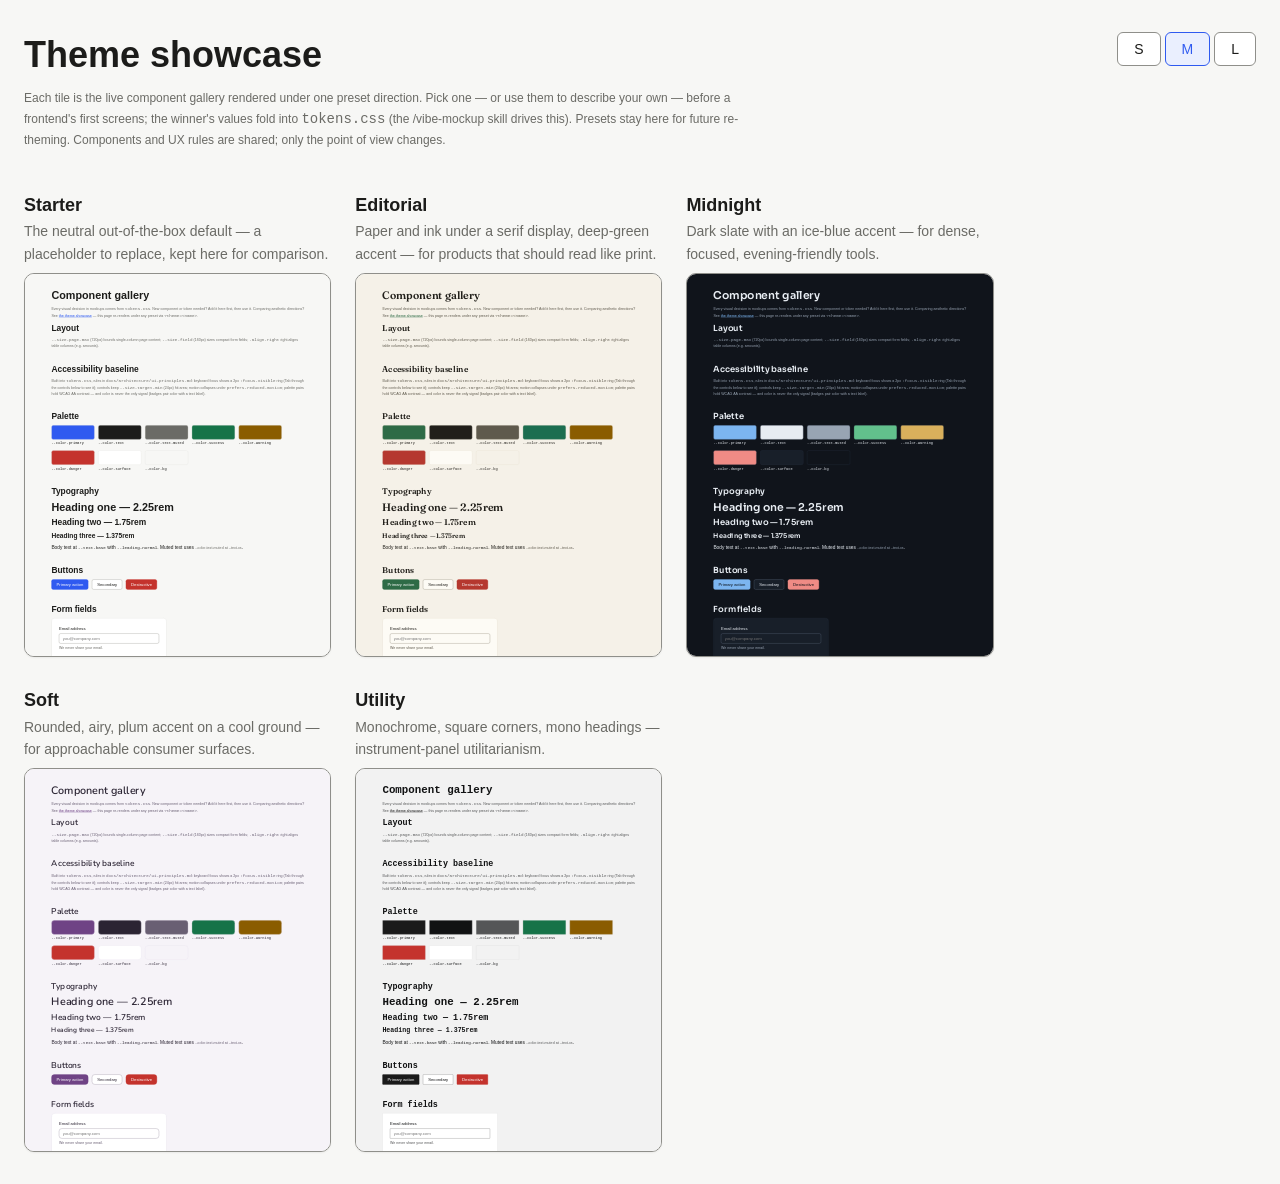
<file: template/design-system/themes/index.html>
<!DOCTYPE html>
<html lang="en">
<head>
  <meta charset="utf-8">
  <meta name="viewport" content="width=device-width, initial-scale=1">
  <title>Theme showcase — pick a direction</title>
  <link rel="stylesheet" href="../tokens.css">
  <link rel="stylesheet" href="../board.css">
  <style>
    /* Gallery pages are tall — show more of each than a mockup board would. */
    :root { --board-screen-h: 1280px; --board-scale: 0.3; }
  </style>
</head>
<body>
  <main class="board">
    <header class="board-header">
      <div>
        <h1>Theme showcase</h1>
        <p class="help" style="max-width: var(--size-page-max)">
          Each tile is the live component gallery rendered under one preset
          direction. Pick one — or use them to describe your own — before a
          frontend's first screens; the winner's values fold into
          <code>tokens.css</code> (the /vibe-mockup skill drives this). Presets
          stay here for future re-theming. Components and UX rules are shared;
          only the point of view changes.
        </p>
      </div>
      <div class="board-zoom" role="group" aria-label="Tile zoom">
        <button class="btn" data-scale="0.22">S</button>
        <button class="btn" data-scale="0.3" aria-pressed="true">M</button>
        <button class="btn" data-scale="0.45">L</button>
      </div>
    </header>

    <div class="board-grid">
      <figure class="board-tile">
        <h2 class="board-tile-name"><a href="../components.html">Starter</a></h2>
        <p class="board-tile-note">The neutral out-of-the-box default — a placeholder to replace, kept here for comparison.</p>
        <div class="board-tile-frame"><iframe src="../components.html" title="Starter theme" loading="lazy"></iframe></div>
      </figure>

      <figure class="board-tile">
        <h2 class="board-tile-name"><a href="../components.html?theme=editorial">Editorial</a></h2>
        <p class="board-tile-note">Paper and ink under a serif display, deep-green accent — for products that should read like print.</p>
        <div class="board-tile-frame"><iframe src="../components.html?theme=editorial" title="Editorial theme" loading="lazy"></iframe></div>
      </figure>

      <figure class="board-tile">
        <h2 class="board-tile-name"><a href="../components.html?theme=midnight">Midnight</a></h2>
        <p class="board-tile-note">Dark slate with an ice-blue accent — for dense, focused, evening-friendly tools.</p>
        <div class="board-tile-frame"><iframe src="../components.html?theme=midnight" title="Midnight theme" loading="lazy"></iframe></div>
      </figure>

      <figure class="board-tile">
        <h2 class="board-tile-name"><a href="../components.html?theme=soft">Soft</a></h2>
        <p class="board-tile-note">Rounded, airy, plum accent on a cool ground — for approachable consumer surfaces.</p>
        <div class="board-tile-frame"><iframe src="../components.html?theme=soft" title="Soft theme" loading="lazy"></iframe></div>
      </figure>

      <figure class="board-tile">
        <h2 class="board-tile-name"><a href="../components.html?theme=utility">Utility</a></h2>
        <p class="board-tile-note">Monochrome, square corners, mono headings — instrument-panel utilitarianism.</p>
        <div class="board-tile-frame"><iframe src="../components.html?theme=utility" title="Utility theme" loading="lazy"></iframe></div>
      </figure>
    </div>
  </main>

  <script>
    // Board chrome: S/M/L zoom, same pattern as mockup boards.
    document.querySelectorAll(".board-zoom .btn").forEach((btn) => {
      btn.addEventListener("click", () => {
        document.documentElement.style.setProperty("--board-scale", btn.dataset.scale);
        document.querySelectorAll(".board-zoom .btn")
          .forEach((b) => b.setAttribute("aria-pressed", String(b === btn)));
      });
    });
  </script>
</body>
</html>
</file>
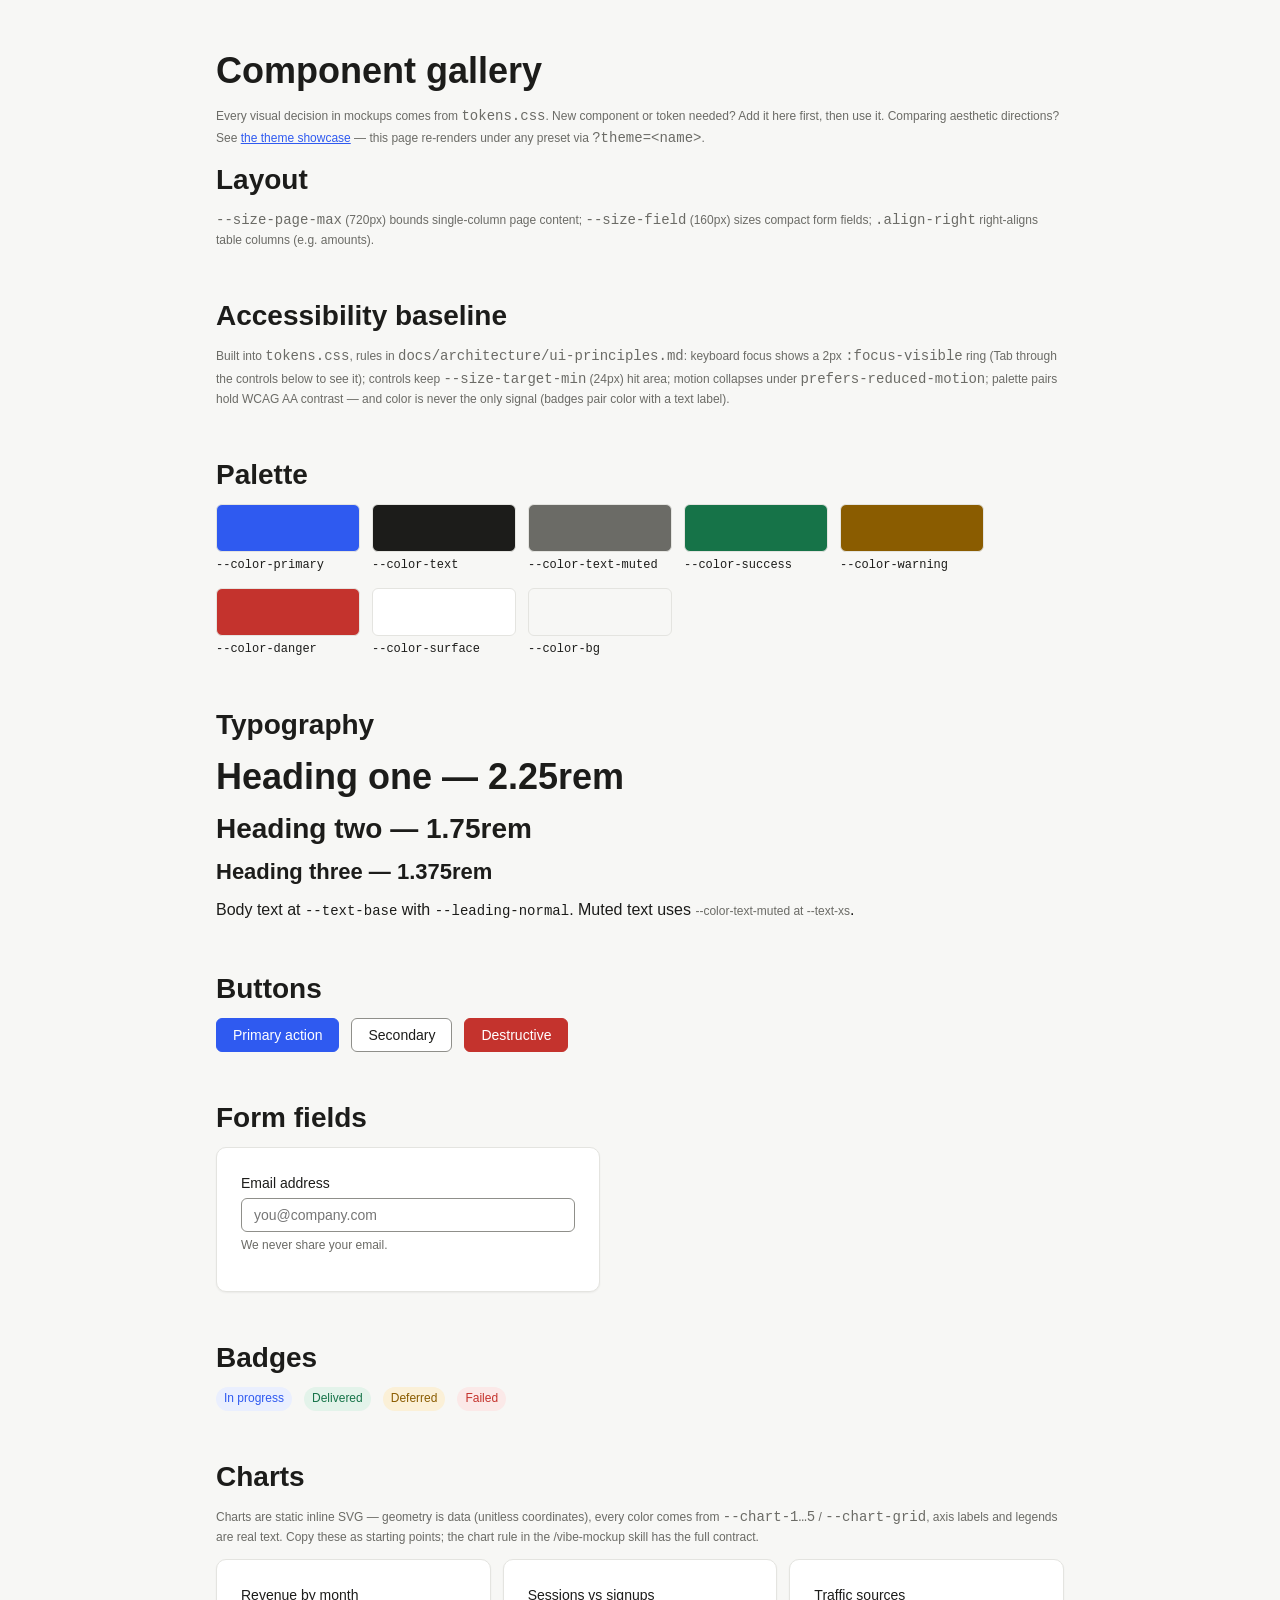
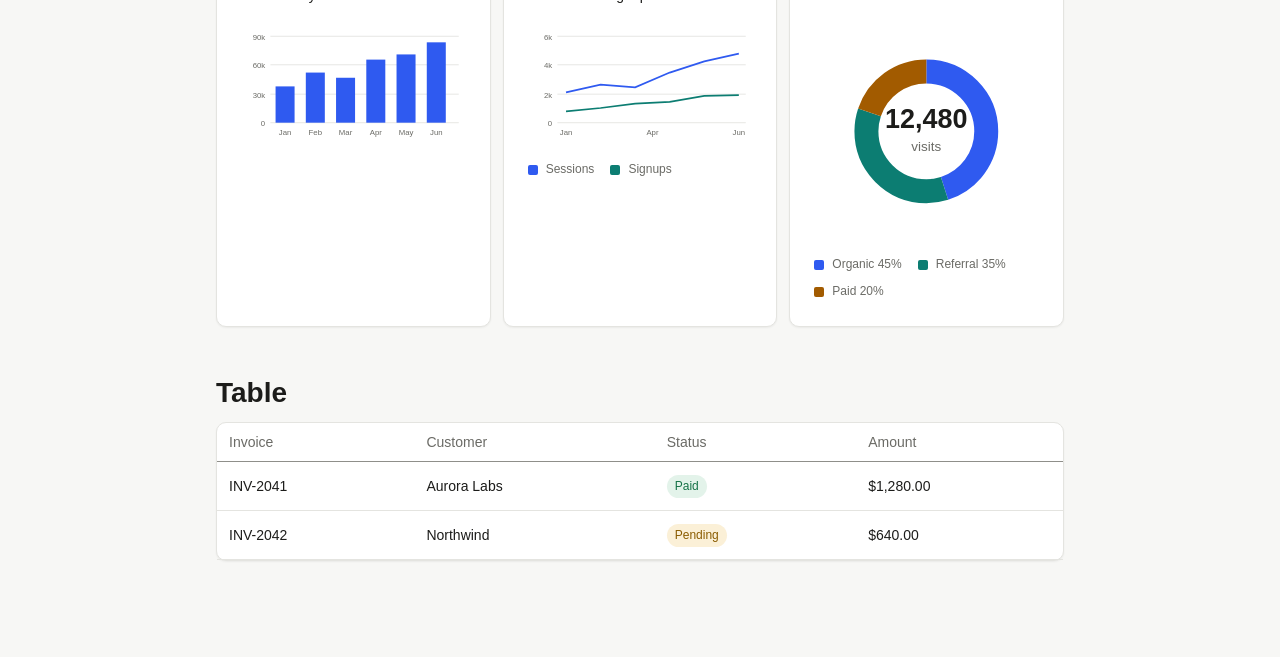
<file: template/design-system/components.html>
<!DOCTYPE html>
<html lang="en">
<head>
  <meta charset="utf-8">
  <meta name="viewport" content="width=device-width, initial-scale=1">
  <title>Design system — component gallery</title>
  <link rel="stylesheet" href="tokens.css">
  <script>
    // Theme preview: components.html?theme=<name> overlays themes/<name>.tokens.css
    // (synchronous insert so the override loads before first paint).
    const theme = new URLSearchParams(location.search).get("theme");
    if (/^[\w-]+$/.test(theme ?? "")) {
      document.head.insertAdjacentHTML("beforeend",
        `<link rel="stylesheet" href="themes/${theme}.tokens.css">`);
    }
  </script>
  <style>
    /* Gallery chrome only — never reuse these classes in mockups. */
    .gallery { max-width: 56rem; margin: 0 auto; padding: var(--space-7) var(--space-5); }
    .gallery section { margin-bottom: var(--space-7); }
    .row { display: flex; flex-wrap: wrap; gap: var(--space-3); align-items: center; }
    .swatch { width: 9rem; }
    .swatch div { height: 3rem; border-radius: var(--radius-sm); border: 1px solid var(--color-border); }
    .swatch code { display: block; margin-top: var(--space-1); font-size: var(--text-xs); }
  </style>
</head>
<body>
  <main class="gallery">
    <h1>Component gallery</h1>
    <p class="help">Every visual decision in mockups comes from <code>tokens.css</code>.
      New component or token needed? Add it here first, then use it.
      Comparing aesthetic directions? See <a href="themes/index.html">the theme
      showcase</a> — this page re-renders under any preset via
      <code>?theme=&lt;name&gt;</code>.</p>

    <section>
      <h2>Layout</h2>
      <p class="help"><code>--size-page-max</code> (720px) bounds single-column page
        content; <code>--size-field</code> (160px) sizes compact form fields;
        <code>.align-right</code> right-aligns table columns (e.g. amounts).</p>
    </section>

    <section>
      <h2>Accessibility baseline</h2>
      <p class="help">Built into <code>tokens.css</code>, rules in
        <code>docs/architecture/ui-principles.md</code>: keyboard focus shows a
        2px <code>:focus-visible</code> ring (Tab through the controls below to
        see it); controls keep <code>--size-target-min</code> (24px) hit area;
        motion collapses under <code>prefers-reduced-motion</code>; palette
        pairs hold WCAG AA contrast — and color is never the only signal
        (badges pair color with a text label).</p>
    </section>

    <section>
      <h2>Palette</h2>
      <div class="row">
        <div class="swatch"><div style="background: var(--color-primary)"></div><code>--color-primary</code></div>
        <div class="swatch"><div style="background: var(--color-text)"></div><code>--color-text</code></div>
        <div class="swatch"><div style="background: var(--color-text-muted)"></div><code>--color-text-muted</code></div>
        <div class="swatch"><div style="background: var(--color-success)"></div><code>--color-success</code></div>
        <div class="swatch"><div style="background: var(--color-warning)"></div><code>--color-warning</code></div>
        <div class="swatch"><div style="background: var(--color-danger)"></div><code>--color-danger</code></div>
        <div class="swatch"><div style="background: var(--color-surface)"></div><code>--color-surface</code></div>
        <div class="swatch"><div style="background: var(--color-bg)"></div><code>--color-bg</code></div>
      </div>
    </section>

    <section>
      <h2>Typography</h2>
      <h1>Heading one — 2.25rem</h1>
      <h2>Heading two — 1.75rem</h2>
      <h3>Heading three — 1.375rem</h3>
      <p>Body text at <code>--text-base</code> with <code>--leading-normal</code>.
        Muted text uses <span class="help">--color-text-muted at --text-xs</span>.</p>
    </section>

    <section>
      <h2>Buttons</h2>
      <div class="row">
        <button class="btn btn-primary">Primary action</button>
        <button class="btn">Secondary</button>
        <button class="btn btn-danger">Destructive</button>
      </div>
    </section>

    <section>
      <h2>Form fields</h2>
      <div class="card" style="max-width: 24rem">
        <label class="label" for="email">Email address</label>
        <input class="input" id="email" type="email" placeholder="you@company.com">
        <p class="help" style="margin-top: var(--space-1)">We never share your email.</p>
      </div>
    </section>

    <section>
      <h2>Badges</h2>
      <div class="row">
        <span class="badge">In progress</span>
        <span class="badge badge-success">Delivered</span>
        <span class="badge badge-warning">Deferred</span>
        <span class="badge badge-danger">Failed</span>
      </div>
    </section>

    <section>
      <h2>Charts</h2>
      <p class="help">Charts are static inline SVG — geometry is data (unitless
        coordinates), every color comes from <code>--chart-1…5</code> /
        <code>--chart-grid</code>, axis labels and legends are real text. Copy
        these as starting points; the chart rule in the /vibe-mockup skill has
        the full contract.</p>
      <div class="row" style="align-items: stretch">

        <figure class="chart card" style="flex: 1; min-width: var(--size-field); margin: 0">
          <figcaption class="chart-title">Revenue by month</figcaption>
          <svg viewBox="0 0 260 150" role="img" aria-label="Bar chart: monthly revenue, January 38 to June 84 thousand dollars, rising overall">
            <line class="chart-grid-line" x1="34" y1="20" x2="252" y2="20"/>
            <line class="chart-grid-line" x1="34" y1="53" x2="252" y2="53"/>
            <line class="chart-grid-line" x1="34" y1="87" x2="252" y2="87"/>
            <line class="chart-grid-line" x1="34" y1="120" x2="252" y2="120"/>
            <text class="chart-axis" x="28" y="124" font-size="9" text-anchor="end">0</text>
            <text class="chart-axis" x="28" y="91" font-size="9" text-anchor="end">30k</text>
            <text class="chart-axis" x="28" y="57" font-size="9" text-anchor="end">60k</text>
            <text class="chart-axis" x="28" y="24" font-size="9" text-anchor="end">90k</text>
            <rect fill="var(--chart-1)" x="40"  y="78" width="22" height="42"/>
            <rect fill="var(--chart-1)" x="75"  y="62" width="22" height="58"/>
            <rect fill="var(--chart-1)" x="110" y="68" width="22" height="52"/>
            <rect fill="var(--chart-1)" x="145" y="47" width="22" height="73"/>
            <rect fill="var(--chart-1)" x="180" y="41" width="22" height="79"/>
            <rect fill="var(--chart-1)" x="215" y="27" width="22" height="93"/>
            <text class="chart-axis" x="51"  y="134" font-size="9" text-anchor="middle">Jan</text>
            <text class="chart-axis" x="86"  y="134" font-size="9" text-anchor="middle">Feb</text>
            <text class="chart-axis" x="121" y="134" font-size="9" text-anchor="middle">Mar</text>
            <text class="chart-axis" x="156" y="134" font-size="9" text-anchor="middle">Apr</text>
            <text class="chart-axis" x="191" y="134" font-size="9" text-anchor="middle">May</text>
            <text class="chart-axis" x="226" y="134" font-size="9" text-anchor="middle">Jun</text>
          </svg>
        </figure>

        <figure class="chart card" style="flex: 1; min-width: var(--size-field); margin: 0">
          <figcaption class="chart-title">Sessions vs signups</figcaption>
          <svg viewBox="0 0 260 150" role="img" aria-label="Line chart: sessions grow from 21 to 48 hundred, signups from 8 to 19 hundred, January to June">
            <line class="chart-grid-line" x1="34" y1="20" x2="252" y2="20"/>
            <line class="chart-grid-line" x1="34" y1="53" x2="252" y2="53"/>
            <line class="chart-grid-line" x1="34" y1="87" x2="252" y2="87"/>
            <line class="chart-grid-line" x1="34" y1="120" x2="252" y2="120"/>
            <text class="chart-axis" x="28" y="124" font-size="9" text-anchor="end">0</text>
            <text class="chart-axis" x="28" y="91" font-size="9" text-anchor="end">2k</text>
            <text class="chart-axis" x="28" y="57" font-size="9" text-anchor="end">4k</text>
            <text class="chart-axis" x="28" y="24" font-size="9" text-anchor="end">6k</text>
            <polyline fill="none" stroke="var(--chart-1)" stroke-width="2"
              points="44,85 84,76 124,79 164,62 204,49 244,40"/>
            <polyline fill="none" stroke="var(--chart-2)" stroke-width="2"
              points="44,107 84,103 124,98 164,96 204,89 244,88"/>
            <text class="chart-axis" x="44"  y="134" font-size="9" text-anchor="middle">Jan</text>
            <text class="chart-axis" x="144" y="134" font-size="9" text-anchor="middle">Apr</text>
            <text class="chart-axis" x="244" y="134" font-size="9" text-anchor="middle">Jun</text>
          </svg>
          <ul class="chart-legend">
            <li><span class="chart-swatch" style="background: var(--chart-1)"></span>Sessions</li>
            <li><span class="chart-swatch" style="background: var(--chart-2)"></span>Signups</li>
          </ul>
        </figure>

        <figure class="chart card" style="flex: 1; min-width: var(--size-field); margin: 0">
          <figcaption class="chart-title">Traffic sources</figcaption>
          <svg viewBox="0 0 150 150" role="img" aria-label="Donut chart: 12,480 visits — organic 45 percent, referral 35 percent, paid 20 percent">
            <g transform="rotate(-90 75 75)">
              <circle fill="none" stroke="var(--chart-1)" stroke-width="16" r="40" cx="75" cy="75"
                stroke-dasharray="113.1 251.3"/>
              <circle fill="none" stroke="var(--chart-2)" stroke-width="16" r="40" cx="75" cy="75"
                stroke-dasharray="88 251.3" stroke-dashoffset="-113.1"/>
              <circle fill="none" stroke="var(--chart-3)" stroke-width="16" r="40" cx="75" cy="75"
                stroke-dasharray="50.2 251.3" stroke-dashoffset="-201.1"/>
            </g>
            <text class="chart-value" x="75" y="73" font-size="18" text-anchor="middle">12,480</text>
            <text class="chart-axis" x="75" y="88" font-size="9" text-anchor="middle">visits</text>
          </svg>
          <ul class="chart-legend">
            <li><span class="chart-swatch" style="background: var(--chart-1)"></span>Organic 45%</li>
            <li><span class="chart-swatch" style="background: var(--chart-2)"></span>Referral 35%</li>
            <li><span class="chart-swatch" style="background: var(--chart-3)"></span>Paid 20%</li>
          </ul>
        </figure>
      </div>
    </section>

    <section>
      <h2>Table</h2>
      <div class="card" style="padding: 0">
        <table class="table">
          <thead><tr><th>Invoice</th><th>Customer</th><th>Status</th><th>Amount</th></tr></thead>
          <tbody>
            <tr><td>INV-2041</td><td>Aurora Labs</td><td><span class="badge badge-success">Paid</span></td><td>$1,280.00</td></tr>
            <tr><td>INV-2042</td><td>Northwind</td><td><span class="badge badge-warning">Pending</span></td><td>$640.00</td></tr>
          </tbody>
        </table>
      </div>
    </section>
  </main>
</body>
</html>
</file>
<file: template/design-system/tokens.css>
/* design-system/tokens.css — the single source of visual truth.
   Every mockup and frontend imports this file. Mockups never hardcode a color,
   size, or font: if a value isn't a token here, add the token first (and show
   it in components.html), then use it.

   STARTER LOOK: the values below are a deliberately neutral default so the
   system works out of the box — a placeholder, not a design. Before a
   frontend's first real screens, commit to an aesthetic direction (browse
   themes/index.html, or describe your own) and fold it in here — the
   /vibe-mockup skill drives this. Delete this notice once a direction is
   chosen. */

:root {
  /* ---- palette ----
     Pairs must hold WCAG 2.2 AA: text on its background ≥ 4.5:1 (3:1 large),
     control borders/icons vs adjacent colors ≥ 3:1. Check before adding a pair.
     Roles: --color-primary marks the one primary action per view, plus links;
     *-soft fills are for badges and selected states, never large surfaces;
     status colors (success/warning/danger) mark state, never decoration. */
  --color-bg: #f7f7f5;
  --color-surface: #ffffff;
  --color-border: #e4e4e0;          /* decorative dividers only — never a control's sole boundary */
  --color-border-strong: #8f8f8a;   /* control boundaries: 3.25:1 vs surface, 3.03:1 vs bg */
  --color-text: #1c1c1a;
  --color-text-muted: #6b6b66;
  --color-primary: #2f5af0;
  --color-primary-hover: #2348cc;
  --color-on-primary: #ffffff;
  --color-primary-soft: #eaeffe;
  --color-success: #167348;         /* 5.10:1 on success-soft */
  --color-success-soft: #e3f3ea;
  --color-warning: #8a5c00;         /* 5.14:1 on warning-soft */
  --color-warning-soft: #fbf0d7;
  --color-danger: #c4332d;
  --color-danger-soft: #fbe9e8;

  /* ---- chart series ----
     Categorical palette for static SVG charts (named to the shadcn --chart-N
     convention, so shadcn/tweakcn themes slot straight in). Series are
     assigned in order; every value holds ≥ 3:1 vs bg and surface (WCAG 1.4.11,
     thin marks like lines). Adjacent slots differ by hue, so a legend or
     direct label always names the series — color is never the only signal.
     Never use status colors (success/warning/danger) as series fills. */
  --chart-1: #2f5af0;   /* 5.10:1 vs bg */
  --chart-2: #0c7d72;   /* 4.67:1 vs bg */
  --chart-3: #a25b00;   /* 4.85:1 vs bg */
  --chart-4: #7a4bd6;   /* 5.15:1 vs bg */
  --chart-5: #bb3f6e;   /* 4.84:1 vs bg */
  --chart-grid: var(--color-border);   /* gridlines are decoration, not data */

  /* ---- typography ----
     Roles: --font-display is headings only — themes pair it against
     --font-sans; never introduce a third family. --text-3xl/-2xl are page/
     section titles (one --text-3xl per page); --text-base is body;
     --text-sm is controls, tables, dense data; --text-xs is help/meta only. */
  --font-sans: -apple-system, BlinkMacSystemFont, "Segoe UI", "Inter", Roboto, sans-serif;
  --font-display: var(--font-sans);
  --font-mono: ui-monospace, "SF Mono", "Cascadia Code", Menlo, monospace;
  --text-xs: 0.75rem;
  --text-sm: 0.875rem;
  --text-base: 1rem;
  --text-lg: 1.125rem;
  --text-xl: 1.375rem;
  --text-2xl: 1.75rem;
  --text-3xl: 2.25rem;
  --leading-tight: 1.25;
  --leading-normal: 1.6;
  --weight-normal: 400;
  --weight-medium: 500;
  --weight-semibold: 600;

  /* ---- spacing (4px scale) ----
     Rhythm: the gap between groups is at least one step larger than the gap
     within them (ui-principles: proximity is meaning). */
  --space-1: 0.25rem;
  --space-2: 0.5rem;
  --space-3: 0.75rem;
  --space-4: 1rem;
  --space-5: 1.5rem;
  --space-6: 2rem;
  --space-7: 3rem;
  --space-8: 4rem;

  /* ---- layout ---- */
  --size-page-max: 720px;   /* single-column page content width */
  --size-field: 160px;      /* compact form field (amount, category, date) */
  --size-target-min: 24px;  /* WCAG 2.2 pointer-target floor; prefer 40px+ for primary controls */

  /* ---- shape & elevation ----
     Roles: --radius-sm controls; --radius-md cards/containers; --radius-lg
     modals and hero surfaces; the 999px pill is reserved for badges. */
  --radius-sm: 6px;
  --radius-md: 10px;
  --radius-lg: 16px;
  --shadow-sm: 0 1px 2px rgba(28, 28, 26, 0.06);
  --shadow-md: 0 4px 16px rgba(28, 28, 26, 0.1);
}

/* ---- base ---- */
* { box-sizing: border-box; }

/* Keyboard focus is always visible (WCAG 2.2 SC 2.4.7); see ui-principles.md. */
:focus-visible {
  outline: 2px solid var(--color-primary);
  outline-offset: 2px;
}

/* Non-essential motion collapses to instant when the user asks for it. */
@media (prefers-reduced-motion: reduce) {
  *, *::before, *::after {
    animation-duration: 0.01ms !important;
    animation-iteration-count: 1 !important;
    transition-duration: 0.01ms !important;
    scroll-behavior: auto !important;
  }
}
body {
  margin: 0;
  font-family: var(--font-sans);
  font-size: var(--text-base);
  line-height: var(--leading-normal);
  color: var(--color-text);
  background: var(--color-bg);
}
h1, h2, h3 { font-family: var(--font-display); line-height: var(--leading-tight); font-weight: var(--weight-semibold); margin: 0 0 var(--space-3); }
h1 { font-size: var(--text-3xl); }
h2 { font-size: var(--text-2xl); }
h3 { font-size: var(--text-xl); }
p { margin: 0 0 var(--space-3); }
a { color: var(--color-primary); }
code { font-family: var(--font-mono); font-size: var(--text-sm); }

/* ---- components ---- */
.btn {
  display: inline-flex; align-items: center; gap: var(--space-2);
  min-height: var(--size-target-min);
  padding: var(--space-2) var(--space-4);
  font: var(--weight-medium) var(--text-sm) var(--font-sans);
  border: 1px solid var(--color-border-strong); border-radius: var(--radius-sm);
  background: var(--color-surface); color: var(--color-text);
  cursor: pointer; text-decoration: none;
}
.btn:hover { border-color: var(--color-text-muted); }
.btn-primary { background: var(--color-primary); border-color: var(--color-primary); color: var(--color-on-primary); }
.btn-primary:hover { background: var(--color-primary-hover); border-color: var(--color-primary-hover); }
.btn-danger { background: var(--color-danger); border-color: var(--color-danger); color: var(--color-on-primary); }

.input, .select, .textarea {
  width: 100%; padding: var(--space-2) var(--space-3);
  font: var(--weight-normal) var(--text-sm) var(--font-sans);
  border: 1px solid var(--color-border-strong); border-radius: var(--radius-sm);
  background: var(--color-surface); color: var(--color-text);
}
.input:focus, .select:focus, .textarea:focus {
  outline: 2px solid var(--color-primary-soft); border-color: var(--color-primary);
}
.label { display: block; font-size: var(--text-sm); font-weight: var(--weight-medium); margin-bottom: var(--space-1); }
.help { font-size: var(--text-xs); color: var(--color-text-muted); }

.card {
  background: var(--color-surface); border: 1px solid var(--color-border);
  border-radius: var(--radius-md); padding: var(--space-5); box-shadow: var(--shadow-sm);
}

.badge {
  display: inline-block; padding: 2px var(--space-2);
  font-size: var(--text-xs); font-weight: var(--weight-medium);
  border-radius: 999px; background: var(--color-primary-soft); color: var(--color-primary);
}
.badge-success { background: var(--color-success-soft); color: var(--color-success); }
.badge-warning { background: var(--color-warning-soft); color: var(--color-warning); }
.badge-danger { background: var(--color-danger-soft); color: var(--color-danger); }

.align-right { text-align: right; }

/* Charts are static inline SVG (see the /vibe-mockup chart rule). Text drawn
   inside the SVG sizes in user units (unitless font-size attribute) so it
   scales with the geometry; these classes supply family and color only.
   The HTML legend uses normal type tokens. */
.chart svg { display: block; width: 100%; height: auto; }
.chart-title { font-size: var(--text-sm); font-weight: var(--weight-medium); margin-bottom: var(--space-3); }
.chart-axis { font-family: var(--font-sans); fill: var(--color-text-muted); }
.chart-value { font-family: var(--font-sans); fill: var(--color-text); font-weight: var(--weight-semibold); }
.chart-grid-line { stroke: var(--chart-grid); }
.chart-legend {
  display: flex; flex-wrap: wrap; gap: var(--space-2) var(--space-4);
  margin: var(--space-3) 0 0; padding: 0; list-style: none;
  font-size: var(--text-xs); color: var(--color-text-muted);
}
.chart-legend li { display: inline-flex; align-items: center; gap: var(--space-2); }
.chart-swatch { width: 10px; height: 10px; border-radius: 2px; flex: none; }

.table { width: 100%; border-collapse: collapse; font-size: var(--text-sm); }
.table th {
  text-align: left; font-weight: var(--weight-medium); color: var(--color-text-muted);
  padding: var(--space-2) var(--space-3); border-bottom: 1px solid var(--color-border-strong);
}
.table td { padding: var(--space-3); border-bottom: 1px solid var(--color-border); }
</file>
<file: template/design-system/board.css>
/* design-system/board.css — shared chrome for mockup screen boards.
   Each mockups/<frontend>/index.html is a board: every screen rendered live in a
   scaled iframe tile, click-through to the full screen. Board geometry is defined
   here once so every frontend's board looks the same; screen mockups themselves
   never import this file. All visual values come from tokens.css except the
   board-specific knobs below. */

:root {
  --board-scale: 0.35;      /* tile zoom — the S/M/L buttons override this */
  --board-screen-w: 1024px; /* viewport screens render at, before scaling */
  --board-screen-h: 768px;
}

.board { padding: var(--space-6) var(--space-5); }

.board-header {
  display: flex; align-items: flex-start; justify-content: space-between;
  gap: var(--space-5); margin-bottom: var(--space-6);
}

.board-zoom { display: flex; gap: var(--space-1); }
.board-zoom .btn[aria-pressed="true"] {
  border-color: var(--color-primary);
  background: var(--color-primary-soft);
  color: var(--color-primary);
}

.board-grid {
  display: flex; flex-wrap: wrap;
  gap: var(--space-6) var(--space-5); align-items: flex-start;
}

.board-tile { position: relative; margin: 0; }
.board-tile-name { font-size: var(--text-lg); margin: 0 0 var(--space-1); }
.board-tile-name a { text-decoration: none; color: var(--color-text); }
.board-tile-name a:hover { color: var(--color-primary); }
/* Stretched link: the whole tile is one click target and one tab stop. */
.board-tile-name a::after { content: ""; position: absolute; inset: 0; }
.board-tile-note {
  font-size: var(--text-sm); color: var(--color-text-muted);
  margin: 0 0 var(--space-2); max-width: calc(var(--board-screen-w) * var(--board-scale));
}

.board-tile-frame {
  width: calc(var(--board-screen-w) * var(--board-scale));
  height: calc(var(--board-screen-h) * var(--board-scale));
  overflow: hidden;
  background: var(--color-surface);
  border: 1px solid var(--color-border-strong);
  border-radius: var(--radius-md);
  box-shadow: var(--shadow-sm);
}
.board-tile:hover .board-tile-frame { box-shadow: var(--shadow-md); }
/* Tile-level focus ring (2px matches the global :focus-visible in tokens.css). */
.board-tile:has(.board-tile-name a:focus-visible) .board-tile-frame {
  outline: 2px solid var(--color-primary); outline-offset: 2px;
}

.board-tile-frame iframe {
  width: var(--board-screen-w); height: var(--board-screen-h);
  border: 0;
  transform: scale(var(--board-scale));
  transform-origin: top left;
  pointer-events: none; /* clicks fall through to the tile link */
}
</file>
